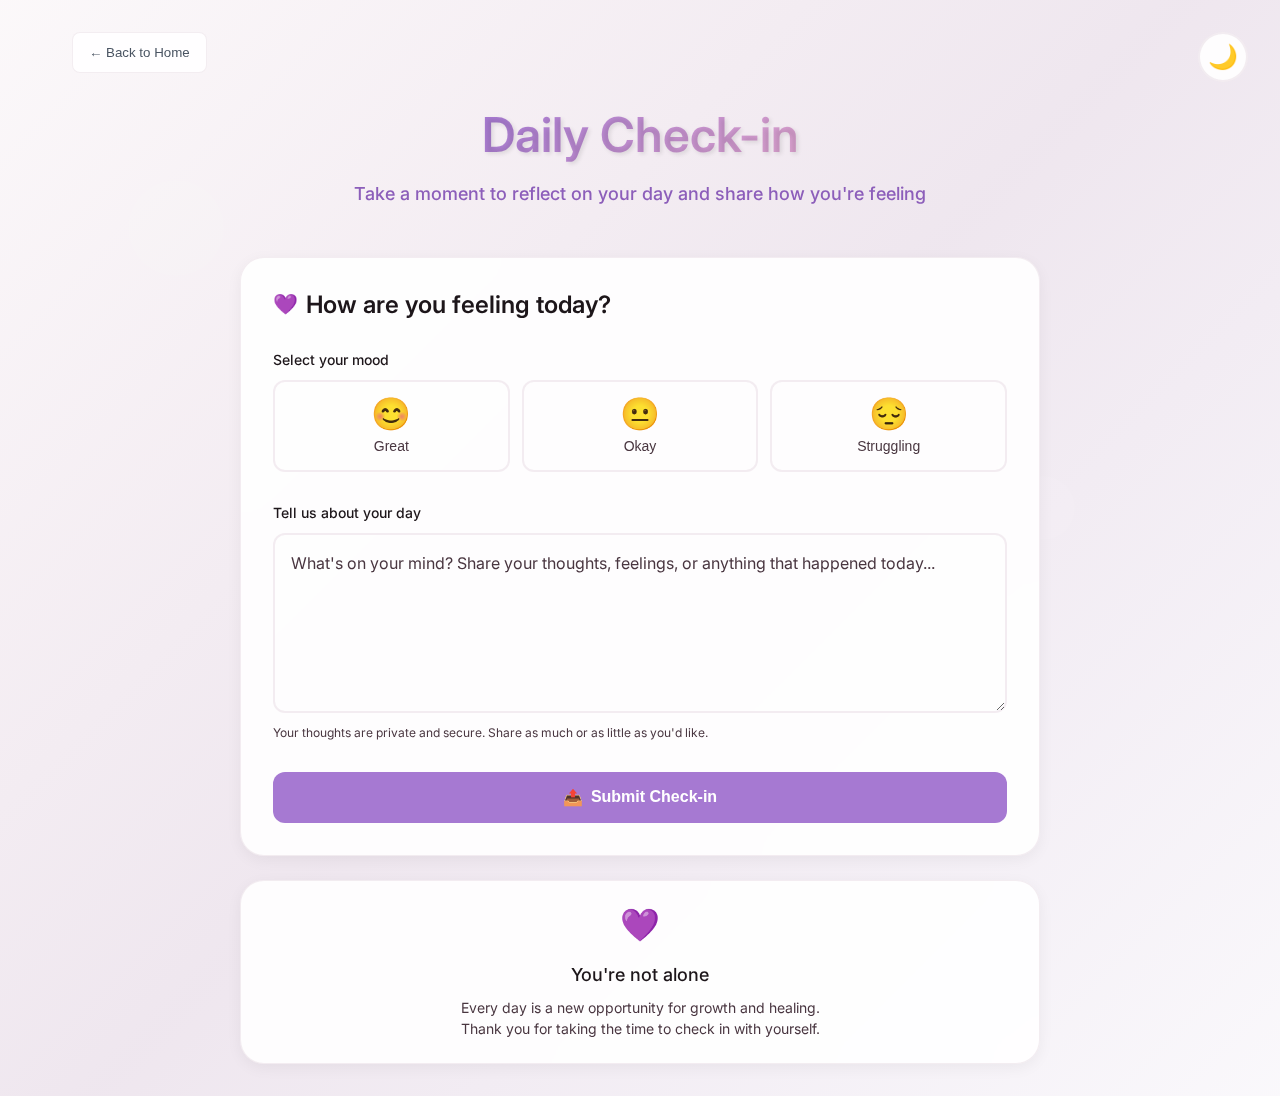
<file: daily-checkin.html>
<!DOCTYPE html>
<html lang="en">
<head>
    <meta charset="UTF-8">
    <meta name="viewport" content="width=device-width, initial-scale=1.0">
    <title>Daily Check-in - Aura</title>
    <link rel="preconnect" href="https://fonts.googleapis.com">
    <link rel="preconnect" href="https://fonts.gstatic.com" crossorigin>
    <link href="https://fonts.googleapis.com/css2?family=Inter:wght@300;400;500;600;700&display=swap" rel="stylesheet">
    <link rel="stylesheet" href="styles.css">
    <link rel="stylesheet" href="checkin.css">
</head>
<body>
    <div class="container">
        <!-- Theme Toggle Button -->
        <button class="theme-toggle" onclick="toggleTheme()">
            <span class="theme-icon">🌙</span>
        </button>

        <!-- Main Content -->
        <div class="main-content">
            <!-- Header -->
            <div class="page-header">
                <button class="back-button" onclick="goBack()">
                    ← Back to Home
                </button>
            </div>

            <div class="checkin-container">
                <div class="checkin-header">
                    <h1 class="page-title">
                        <span class="gradient-text">Daily Check-in</span>
                    </h1>
                    <p class="page-subtitle">Take a moment to reflect on your day and share how you're feeling</p>
                </div>

                <!-- Check-in Form -->
                <div class="checkin-form">
                    <div class="form-card">
                        <div class="card-header">
                            <h2 class="card-title">
                                <span class="heart-icon">💜</span>
                                How are you feeling today?
                            </h2>
                        </div>

                        <div class="form-content">
                            <!-- Mood Selection -->
                            <div class="mood-section">
                                <label class="section-label">Select your mood</label>
                                <div class="mood-grid">
                                    <button class="mood-option" id="great" onclick="selectMood('great')">
                                        <div class="mood-icon great-mood">😊</div>
                                        <span class="mood-label">Great</span>
                                    </button>
                                    <button class="mood-option" id="okay" onclick="selectMood('okay')">
                                        <div class="mood-icon okay-mood">😐</div>
                                        <span class="mood-label">Okay</span>
                                    </button>
                                    <button class="mood-option" id="struggling" onclick="selectMood('struggling')">
                                        <div class="mood-icon struggling-mood">😔</div>
                                        <span class="mood-label">Struggling</span>
                                    </button>
                                </div>
                            </div>

                            <!-- Thoughts Section -->
                            <div class="thoughts-section">
                                <label for="thoughts" class="section-label tell-us-label">Tell us about your day</label>
                                <textarea 
                                    id="thoughts" 
                                    class="thoughts-input"
                                    placeholder="What's on your mind? Share your thoughts, feelings, or anything that happened today..."
                                    rows="6"
                                ></textarea>
                                <p class="privacy-note">
                                    Your thoughts are private and secure. Share as much or as little as you'd like.
                                </p>
                            </div>

                            <!-- Submit Button -->
                            <button class="submit-button" onclick="submitCheckin()">
                                <span class="submit-icon">📤</span>
                                Submit Check-in
                            </button>
                        </div>
                    </div>

                    <!-- Support Message -->
                    <div class="support-card">
                        <div class="support-content">
                            <div class="support-icon">💜</div>
                            <h3 class="support-title">You're not alone</h3>
                            <p class="support-text">
                                Every day is a new opportunity for growth and healing. Thank you for taking the time to check in with yourself.
                            </p>
                        </div>
                    </div>
                </div>
            </div>
        </div>

        <!-- Floating Elements -->
        <div class="floating-elements">
            <div class="floating-circle circle-1"></div>
            <div class="floating-circle circle-2"></div>
        </div>
    </div>

    <script src="script.js"></script>
</body>
</html>
</file>
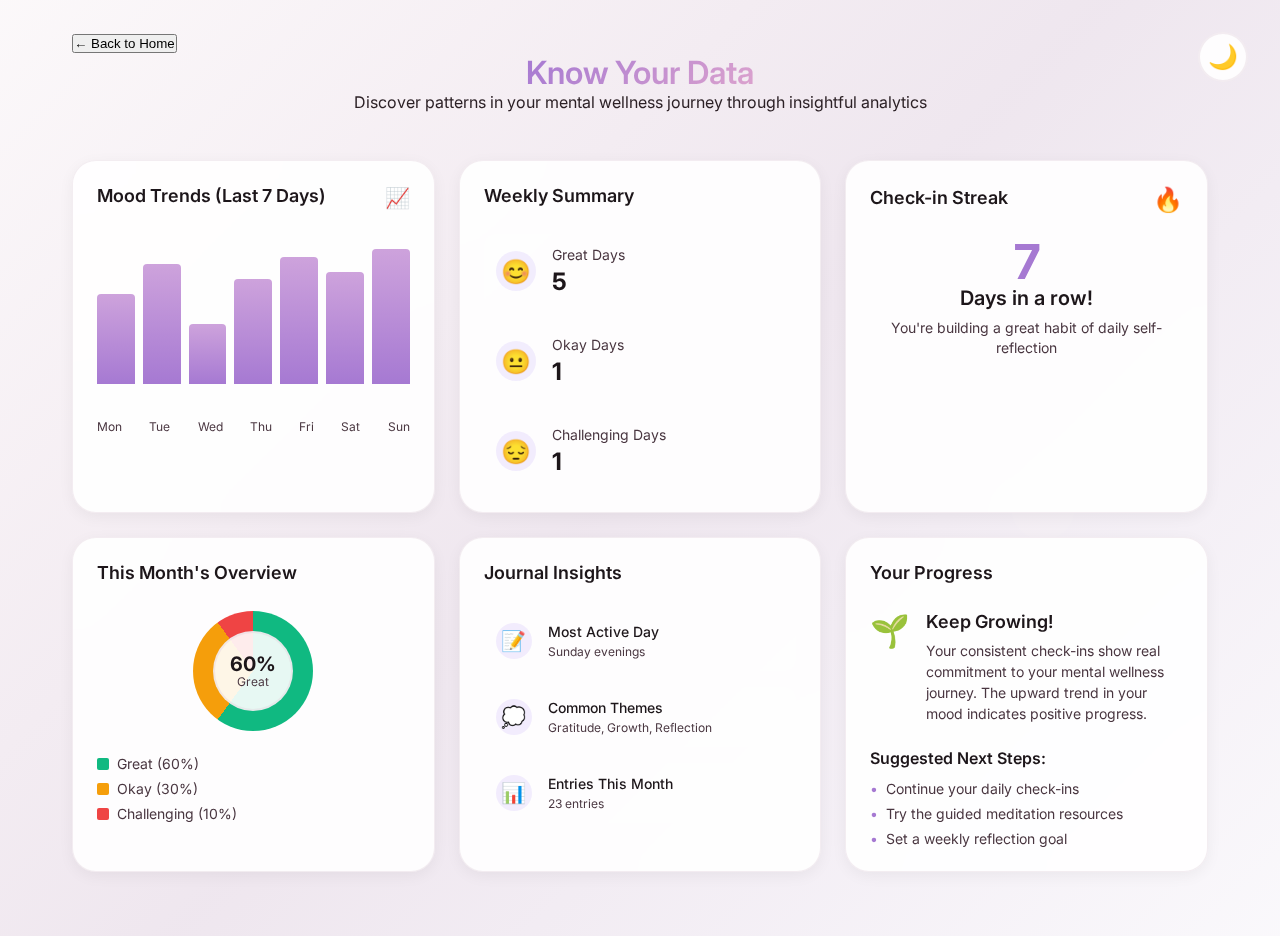
<file: data-insights.html>
<!DOCTYPE html>
<html lang="en">
<head>
    <meta charset="UTF-8">
    <meta name="viewport" content="width=device-width, initial-scale=1.0">
    <title>Data Insights - Aura</title>
    <link rel="preconnect" href="https://fonts.googleapis.com">
    <link rel="preconnect" href="https://fonts.gstatic.com" crossorigin>
    <link href="https://fonts.googleapis.com/css2?family=Inter:wght@300;400;500;600;700&display=swap" rel="stylesheet">
    <link rel="stylesheet" href="styles.css">
    <link rel="stylesheet" href="insights.css">
</head>
<body>
    <div class="container">
        <!-- Theme Toggle Button -->
        <button class="theme-toggle" onclick="toggleTheme()">
            <span class="theme-icon">🌙</span>
        </button>

        <!-- Main Content -->
        <div class="main-content">
            <!-- Header -->
            <div class="page-header">
                <button class="back-button" onclick="goBack()">
                    ← Back to Home
                </button>
            </div>

            <div class="insights-container">
                <div class="insights-header">
                    <h1 class="page-title">
                        <span class="gradient-text">Know Your Data</span>
                    </h1>
                    <p class="page-subtitle">Discover patterns in your mental wellness journey through insightful analytics</p>
                </div>

                <!-- Dashboard Grid -->
                <div class="dashboard-grid">
                    <!-- Mood Trends Chart -->
                    <div class="chart-card">
                        <div class="card-header">
                            <h3 class="card-title">Mood Trends (Last 7 Days)</h3>
                            <span class="trend-indicator positive">📈</span>
                        </div>
                        <div class="chart-container">
                            <div class="mock-chart">
                                <div class="chart-bars">
                                    <div class="bar" style="height: 60%" data-day="Mon" data-mood="okay"></div>
                                    <div class="bar" style="height: 80%" data-day="Tue" data-mood="great"></div>
                                    <div class="bar" style="height: 40%" data-day="Wed" data-mood="struggling"></div>
                                    <div class="bar" style="height: 70%" data-day="Thu" data-mood="great"></div>
                                    <div class="bar" style="height: 85%" data-day="Fri" data-mood="great"></div>
                                    <div class="bar" style="height: 75%" data-day="Sat" data-mood="great"></div>
                                    <div class="bar" style="height: 90%" data-day="Sun" data-mood="great"></div>
                                </div>
                                <div class="chart-labels">
                                    <span>Mon</span>
                                    <span>Tue</span>
                                    <span>Wed</span>
                                    <span>Thu</span>
                                    <span>Fri</span>
                                    <span>Sat</span>
                                    <span>Sun</span>
                                </div>
                            </div>
                        </div>
                    </div>

                    <!-- Weekly Summary -->
                    <div class="summary-card">
                        <div class="card-header">
                            <h3 class="card-title">Weekly Summary</h3>
                        </div>
                        <div class="summary-content">
                            <div class="summary-item">
                                <div class="summary-icon">😊</div>
                                <div class="summary-details">
                                    <span class="summary-label">Great Days</span>
                                    <span class="summary-value">5</span>
                                </div>
                            </div>
                            <div class="summary-item">
                                <div class="summary-icon">😐</div>
                                <div class="summary-details">
                                    <span class="summary-label">Okay Days</span>
                                    <span class="summary-value">1</span>
                                </div>
                            </div>
                            <div class="summary-item">
                                <div class="summary-icon">😔</div>
                                <div class="summary-details">
                                    <span class="summary-label">Challenging Days</span>
                                    <span class="summary-value">1</span>
                                </div>
                            </div>
                        </div>
                    </div>

                    <!-- Check-in Frequency -->
                    <div class="frequency-card">
                        <div class="card-header">
                            <h3 class="card-title">Check-in Streak</h3>
                            <span class="streak-fire">🔥</span>
                        </div>
                        <div class="frequency-content">
                            <div class="streak-number">7</div>
                            <div class="streak-text">Days in a row!</div>
                            <div class="streak-description">
                                You're building a great habit of daily self-reflection
                            </div>
                        </div>
                    </div>

                    <!-- Mood Distribution -->
                    <div class="distribution-card">
                        <div class="card-header">
                            <h3 class="card-title">This Month's Overview</h3>
                        </div>
                        <div class="distribution-content">
                            <div class="mood-ring">
                                <div class="ring-segment great-segment" style="--percentage: 60%"></div>
                                <div class="ring-segment okay-segment" style="--percentage: 30%"></div>
                                <div class="ring-segment struggling-segment" style="--percentage: 10%"></div>
                                <div class="ring-center">
                                    <span class="ring-percentage">60%</span>
                                    <span class="ring-label">Great</span>
                                </div>
                            </div>
                            <div class="distribution-legend">
                                <div class="legend-item">
                                    <div class="legend-color great-color"></div>
                                    <span>Great (60%)</span>
                                </div>
                                <div class="legend-item">
                                    <div class="legend-color okay-color"></div>
                                    <span>Okay (30%)</span>
                                </div>
                                <div class="legend-item">
                                    <div class="legend-color struggling-color"></div>
                                    <span>Challenging (10%)</span>
                                </div>
                            </div>
                        </div>
                    </div>

                    <!-- Journal Insights -->
                    <div class="journal-insights-card">
                        <div class="card-header">
                            <h3 class="card-title">Journal Insights</h3>
                        </div>
                        <div class="insights-content">
                            <div class="insight-item">
                                <div class="insight-icon">📝</div>
                                <div class="insight-text">
                                    <div class="insight-title">Most Active Day</div>
                                    <div class="insight-detail">Sunday evenings</div>
                                </div>
                            </div>
                            <div class="insight-item">
                                <div class="insight-icon">💭</div>
                                <div class="insight-text">
                                    <div class="insight-title">Common Themes</div>
                                    <div class="insight-detail">Gratitude, Growth, Reflection</div>
                                </div>
                            </div>
                            <div class="insight-item">
                                <div class="insight-icon">📊</div>
                                <div class="insight-text">
                                    <div class="insight-title">Entries This Month</div>
                                    <div class="insight-detail">23 entries</div>
                                </div>
                            </div>
                        </div>
                    </div>

                    <!-- Progress Card -->
                    <div class="progress-card">
                        <div class="card-header">
                            <h3 class="card-title">Your Progress</h3>
                        </div>
                        <div class="progress-content">
                            <div class="progress-message">
                                <div class="progress-icon">🌱</div>
                                <div class="progress-text">
                                    <h4>Keep Growing!</h4>
                                    <p>Your consistent check-ins show real commitment to your mental wellness journey. 
                                    The upward trend in your mood indicates positive progress.</p>
                                </div>
                            </div>
                            <div class="next-steps">
                                <h5>Suggested Next Steps:</h5>
                                <ul>
                                    <li>Continue your daily check-ins</li>
                                    <li>Try the guided meditation resources</li>
                                    <li>Set a weekly reflection goal</li>
                                </ul>
                            </div>
                        </div>
                    </div>
                </div>
            </div>
        </div>

        <!-- Floating Elements -->
        <div class="floating-elements">
            <div class="floating-circle circle-1"></div>
            <div class="floating-circle circle-2"></div>
        </div>
    </div>

    <script src="script.js"></script>
</body>
</html>
</file>
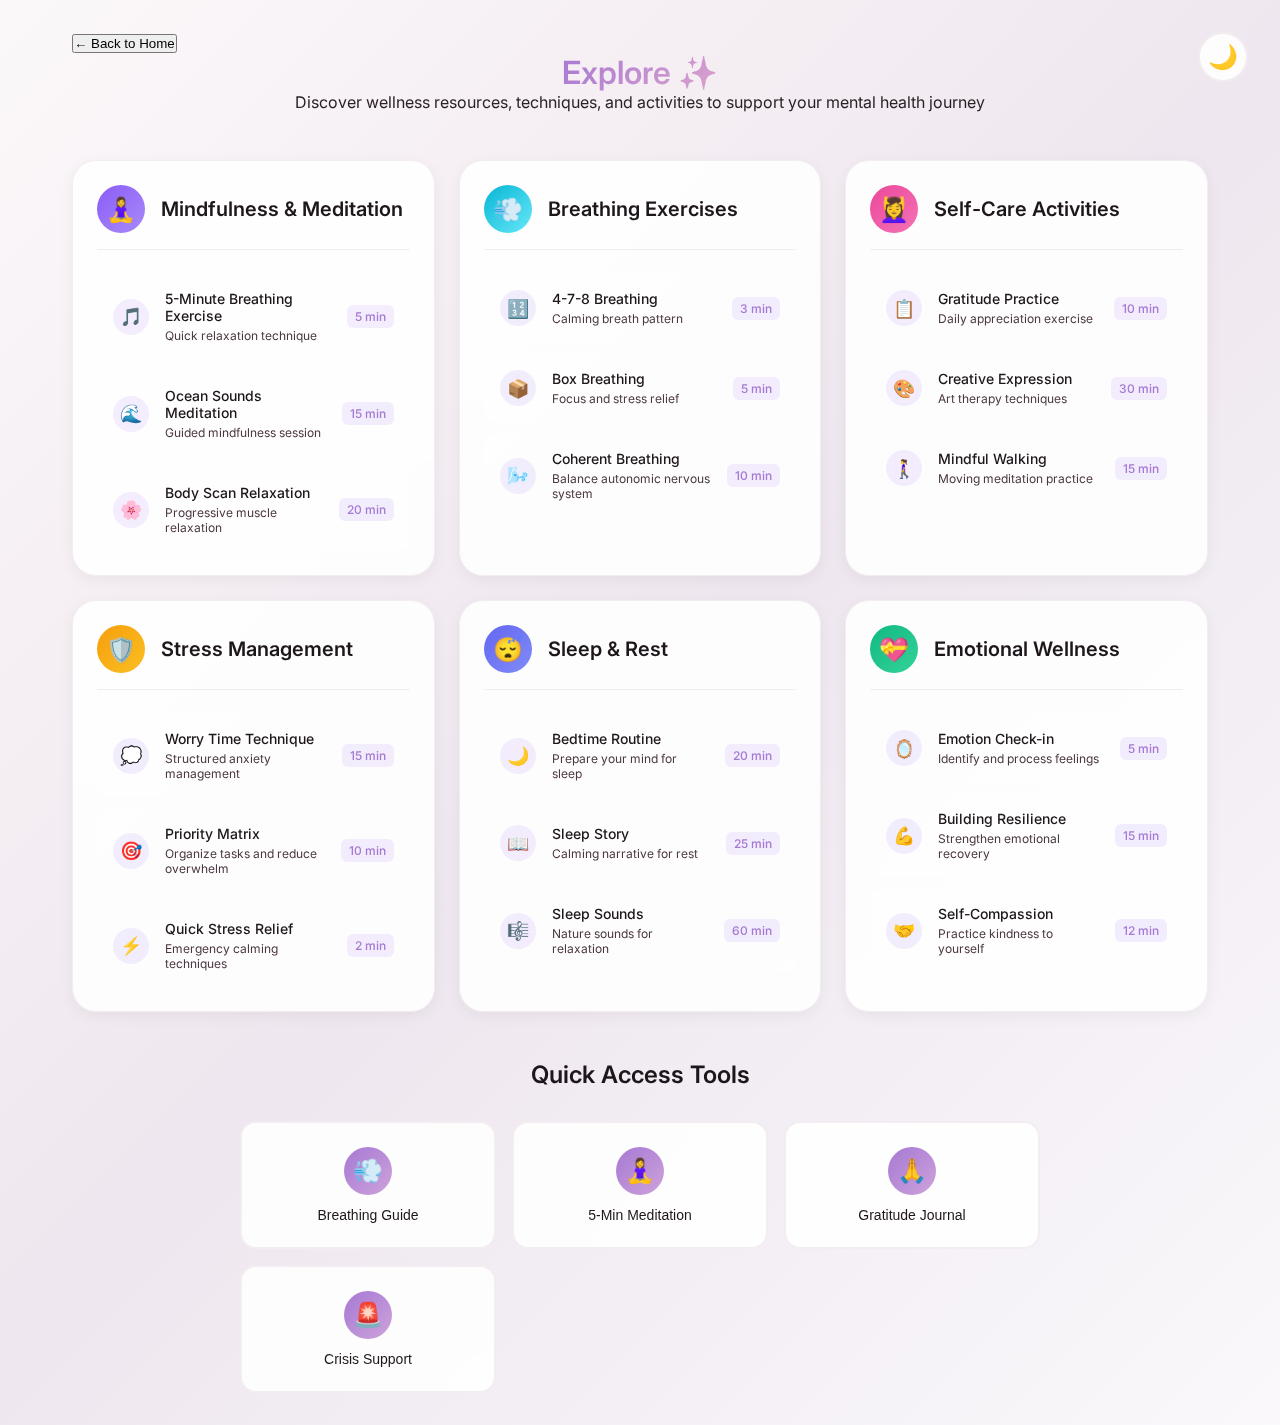
<file: explore.html>
<!DOCTYPE html>
<html lang="en">
<head>
    <meta charset="UTF-8">
    <meta name="viewport" content="width=device-width, initial-scale=1.0">
    <title>Explore - Aura</title>
    <link rel="preconnect" href="https://fonts.googleapis.com">
    <link rel="preconnect" href="https://fonts.gstatic.com" crossorigin>
    <link href="https://fonts.googleapis.com/css2?family=Inter:wght@300;400;500;600;700&display=swap" rel="stylesheet">
    <link rel="stylesheet" href="styles.css">
    <link rel="stylesheet" href="explore.css">
</head>
<body>
    <div class="container">
        <!-- Theme Toggle Button -->
        <button class="theme-toggle" onclick="toggleTheme()">
            <span class="theme-icon">🌙</span>
        </button>

        <!-- Main Content -->
        <div class="main-content">
            <!-- Header -->
            <div class="page-header">
                <button class="back-button" onclick="goBack()">
                    ← Back to Home
                </button>
            </div>

            <div class="explore-container">
                <div class="explore-header">
                    <h1 class="page-title">
                        <span class="gradient-text">Explore ✨</span>
                    </h1>
                    <p class="page-subtitle">Discover wellness resources, techniques, and activities to support your mental health journey</p>
                </div>

                <!-- Categories -->
                <div class="categories-grid">
                    <!-- Mindfulness & Meditation -->
                    <div class="category-card">
                        <div class="category-header">
                            <div class="category-icon meditation-icon">🧘‍♀️</div>
                            <h3 class="category-title">Mindfulness & Meditation</h3>
                        </div>
                        <div class="resources-list">
                            <div class="resource-item">
                                <div class="resource-icon">🎵</div>
                                <div class="resource-info">
                                    <div class="resource-title">5-Minute Breathing Exercise</div>
                                    <div class="resource-description">Quick relaxation technique</div>
                                </div>
                                <div class="resource-duration">5 min</div>
                            </div>
                            <div class="resource-item">
                                <div class="resource-icon">🌊</div>
                                <div class="resource-info">
                                    <div class="resource-title">Ocean Sounds Meditation</div>
                                    <div class="resource-description">Guided mindfulness session</div>
                                </div>
                                <div class="resource-duration">15 min</div>
                            </div>
                            <div class="resource-item">
                                <div class="resource-icon">🌸</div>
                                <div class="resource-info">
                                    <div class="resource-title">Body Scan Relaxation</div>
                                    <div class="resource-description">Progressive muscle relaxation</div>
                                </div>
                                <div class="resource-duration">20 min</div>
                            </div>
                        </div>
                    </div>

                    <!-- Breathing Exercises -->
                    <div class="category-card">
                        <div class="category-header">
                            <div class="category-icon breathing-icon">💨</div>
                            <h3 class="category-title">Breathing Exercises</h3>
                        </div>
                        <div class="resources-list">
                            <div class="resource-item">
                                <div class="resource-icon">🔢</div>
                                <div class="resource-info">
                                    <div class="resource-title">4-7-8 Breathing</div>
                                    <div class="resource-description">Calming breath pattern</div>
                                </div>
                                <div class="resource-duration">3 min</div>
                            </div>
                            <div class="resource-item">
                                <div class="resource-icon">📦</div>
                                <div class="resource-info">
                                    <div class="resource-title">Box Breathing</div>
                                    <div class="resource-description">Focus and stress relief</div>
                                </div>
                                <div class="resource-duration">5 min</div>
                            </div>
                            <div class="resource-item">
                                <div class="resource-icon">🌬️</div>
                                <div class="resource-info">
                                    <div class="resource-title">Coherent Breathing</div>
                                    <div class="resource-description">Balance autonomic nervous system</div>
                                </div>
                                <div class="resource-duration">10 min</div>
                            </div>
                        </div>
                    </div>

                    <!-- Self-Care Activities -->
                    <div class="category-card">
                        <div class="category-header">
                            <div class="category-icon selfcare-icon">💆‍♀️</div>
                            <h3 class="category-title">Self-Care Activities</h3>
                        </div>
                        <div class="resources-list">
                            <div class="resource-item">
                                <div class="resource-icon">📋</div>
                                <div class="resource-info">
                                    <div class="resource-title">Gratitude Practice</div>
                                    <div class="resource-description">Daily appreciation exercise</div>
                                </div>
                                <div class="resource-duration">10 min</div>
                            </div>
                            <div class="resource-item">
                                <div class="resource-icon">🎨</div>
                                <div class="resource-info">
                                    <div class="resource-title">Creative Expression</div>
                                    <div class="resource-description">Art therapy techniques</div>
                                </div>
                                <div class="resource-duration">30 min</div>
                            </div>
                            <div class="resource-item">
                                <div class="resource-icon">🚶‍♀️</div>
                                <div class="resource-info">
                                    <div class="resource-title">Mindful Walking</div>
                                    <div class="resource-description">Moving meditation practice</div>
                                </div>
                                <div class="resource-duration">15 min</div>
                            </div>
                        </div>
                    </div>

                    <!-- Stress Management -->
                    <div class="category-card">
                        <div class="category-header">
                            <div class="category-icon stress-icon">🛡️</div>
                            <h3 class="category-title">Stress Management</h3>
                        </div>
                        <div class="resources-list">
                            <div class="resource-item">
                                <div class="resource-icon">💭</div>
                                <div class="resource-info">
                                    <div class="resource-title">Worry Time Technique</div>
                                    <div class="resource-description">Structured anxiety management</div>
                                </div>
                                <div class="resource-duration">15 min</div>
                            </div>
                            <div class="resource-item">
                                <div class="resource-icon">🎯</div>
                                <div class="resource-info">
                                    <div class="resource-title">Priority Matrix</div>
                                    <div class="resource-description">Organize tasks and reduce overwhelm</div>
                                </div>
                                <div class="resource-duration">10 min</div>
                            </div>
                            <div class="resource-item">
                                <div class="resource-icon">⚡</div>
                                <div class="resource-info">
                                    <div class="resource-title">Quick Stress Relief</div>
                                    <div class="resource-description">Emergency calming techniques</div>
                                </div>
                                <div class="resource-duration">2 min</div>
                            </div>
                        </div>
                    </div>

                    <!-- Sleep & Rest -->
                    <div class="category-card">
                        <div class="category-header">
                            <div class="category-icon sleep-icon">😴</div>
                            <h3 class="category-title">Sleep & Rest</h3>
                        </div>
                        <div class="resources-list">
                            <div class="resource-item">
                                <div class="resource-icon">🌙</div>
                                <div class="resource-info">
                                    <div class="resource-title">Bedtime Routine</div>
                                    <div class="resource-description">Prepare your mind for sleep</div>
                                </div>
                                <div class="resource-duration">20 min</div>
                            </div>
                            <div class="resource-item">
                                <div class="resource-icon">📖</div>
                                <div class="resource-info">
                                    <div class="resource-title">Sleep Story</div>
                                    <div class="resource-description">Calming narrative for rest</div>
                                </div>
                                <div class="resource-duration">25 min</div>
                            </div>
                            <div class="resource-item">
                                <div class="resource-icon">🎼</div>
                                <div class="resource-info">
                                    <div class="resource-title">Sleep Sounds</div>
                                    <div class="resource-description">Nature sounds for relaxation</div>
                                </div>
                                <div class="resource-duration">60 min</div>
                            </div>
                        </div>
                    </div>

                    <!-- Emotional Wellness -->
                    <div class="category-card">
                        <div class="category-header">
                            <div class="category-icon emotional-icon">💝</div>
                            <h3 class="category-title">Emotional Wellness</h3>
                        </div>
                        <div class="resources-list">
                            <div class="resource-item">
                                <div class="resource-icon">🪞</div>
                                <div class="resource-info">
                                    <div class="resource-title">Emotion Check-in</div>
                                    <div class="resource-description">Identify and process feelings</div>
                                </div>
                                <div class="resource-duration">5 min</div>
                            </div>
                            <div class="resource-item">
                                <div class="resource-icon">💪</div>
                                <div class="resource-info">
                                    <div class="resource-title">Building Resilience</div>
                                    <div class="resource-description">Strengthen emotional recovery</div>
                                </div>
                                <div class="resource-duration">15 min</div>
                            </div>
                            <div class="resource-item">
                                <div class="resource-icon">🤝</div>
                                <div class="resource-info">
                                    <div class="resource-title">Self-Compassion</div>
                                    <div class="resource-description">Practice kindness to yourself</div>
                                </div>
                                <div class="resource-duration">12 min</div>
                            </div>
                        </div>
                    </div>
                </div>

                <!-- Quick Access Tools -->
                <div class="quick-tools">
                    <h2 class="tools-title">Quick Access Tools</h2>
                    <div class="tools-grid">
                        <button class="tool-button breathing-tool">
                            <div class="tool-icon">💨</div>
                            <span>Breathing Guide</span>
                        </button>
                        <button class="tool-button meditation-tool">
                            <div class="tool-icon">🧘‍♀️</div>
                            <span>5-Min Meditation</span>
                        </button>
                        <button class="tool-button gratitude-tool">
                            <div class="tool-icon">🙏</div>
                            <span>Gratitude Journal</span>
                        </button>
                        <button class="tool-button emergency-tool">
                            <div class="tool-icon">🚨</div>
                            <span>Crisis Support</span>
                        </button>
                    </div>
                </div>
            </div>
        </div>

        <!-- Floating Elements -->
        <div class="floating-elements">
            <div class="floating-circle circle-1"></div>
            <div class="floating-circle circle-2"></div>
        </div>
    </div>

    <script src="script.js"></script>
</body>
</html>
</file>
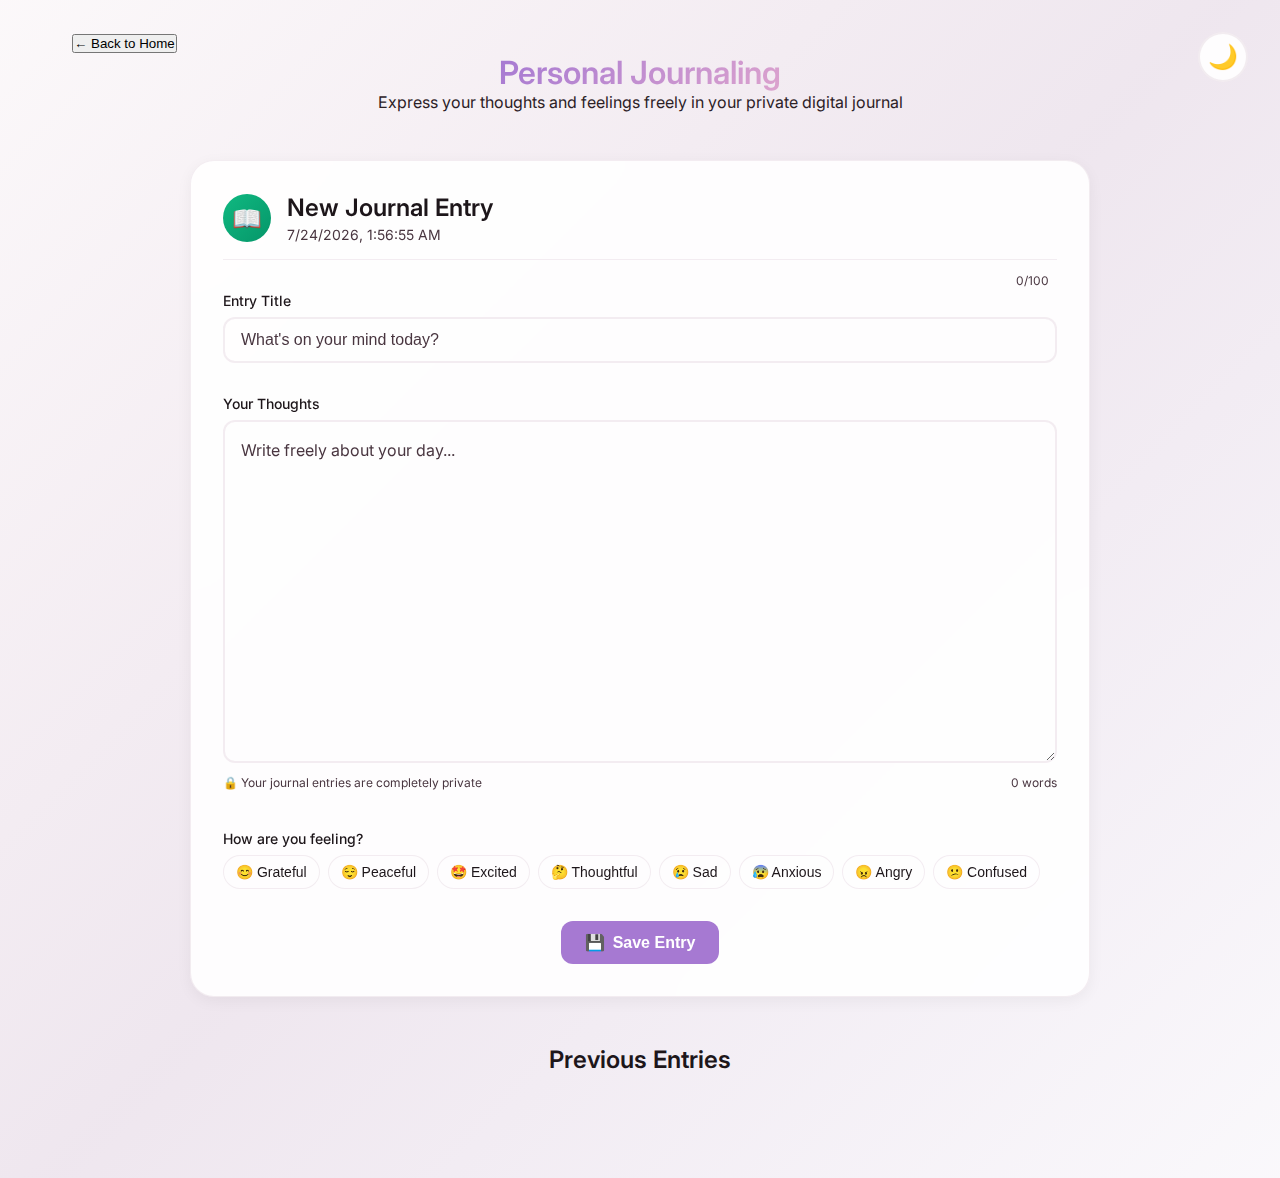
<file: journaling.html>
<!DOCTYPE html>
<html lang="en">
<head>
  <meta charset="UTF-8">
  <meta name="viewport" content="width=device-width, initial-scale=1.0">
  <title>Personal Journaling - Aura</title>
  <link rel="preconnect" href="https://fonts.googleapis.com">
  <link rel="preconnect" href="https://fonts.gstatic.com" crossorigin>
  <link href="https://fonts.googleapis.com/css2?family=Inter:wght@300;400;500;600;700&display=swap" rel="stylesheet">
  <link rel="stylesheet" href="styles.css">
  <link rel="stylesheet" href="journaling.css">
</head>
<body>
  <div class="container">
    <!-- Theme Toggle Button -->
    <button class="theme-toggle" onclick="toggleTheme()">
      <span class="theme-icon">🌙</span>
    </button>

    <div class="main-content">
      <!-- Header -->
      <div class="page-header">
        <button class="back-button" onclick="goBack()">← Back to Home</button>
      </div>

      <div class="journaling-container">
        <div class="journaling-header">
          <h1 class="page-title"><span class="gradient-text">Personal Journaling</span></h1>
          <p class="page-subtitle">Express your thoughts and feelings freely in your private digital journal</p>
        </div>

        <!-- Journal Entry Form -->
        <div class="journal-form">
          <div class="form-card">
            <div class="form-header">
              <div class="journal-icon">📖</div>
              <div class="entry-info">
                <h2 class="form-title">New Journal Entry</h2>
                <div class="entry-date" id="current-date"></div>
              </div>
            </div>

            <div class="form-content">
              <div class="title-section">
                <label for="journal-title" class="field-label">Entry Title</label>
                <input type="text" id="journal-title" class="title-input" placeholder="What's on your mind today?" maxlength="100">
                <div class="title-counter">0/100</div>
              </div>

              <div class="content-section">
                <label for="journal-content" class="field-label">Your Thoughts</label>
                <textarea id="journal-content" class="content-textarea" placeholder="Write freely about your day..." rows="12"></textarea>
                <div class="content-info">
                  <span class="privacy-note">🔒 Your journal entries are completely private</span>
                  <span class="word-count">0 words</span>
                </div>
              </div>

              <div class="mood-tag-section">
                <label class="field-label">How are you feeling?</label>
                <div class="mood-tags">
                  <button class="mood-tag" data-mood="grateful">😊 Grateful</button>
                  <button class="mood-tag" data-mood="peaceful">😌 Peaceful</button>
                  <button class="mood-tag" data-mood="excited">🤩 Excited</button>
                  <button class="mood-tag" data-mood="thoughtful">🤔 Thoughtful</button>
                  <button class="mood-tag" data-mood="sad">😢 Sad</button>
                  <button class="mood-tag" data-mood="anxious">😰 Anxious</button>
                  <button class="mood-tag" data-mood="angry">😠 Angry</button>
                  <button class="mood-tag" data-mood="confused">😕 Confused</button>
                </div>
              </div>

              <div class="action-buttons">
                <button class="save-button" onclick="submitJournalEntry()"><span class="save-icon">💾</span>Save Entry</button>
              </div>
            </div>
          </div>
        </div>

        <!-- Previous Entries -->
        <div class="previous-entries">
          <h3 class="entries-title">Previous Entries</h3>
          <div class="entries-list"><!-- Populated by JS --></div>
        </div>
      </div>
    </div>
  </div>

  <script>
    // Set current date
    document.addEventListener('DOMContentLoaded', () => {
      const dateElement = document.getElementById('current-date');
      if (dateElement) {
        const now = new Date();
        dateElement.textContent = now.toLocaleString();
      }
    });

    // Character count
    const titleInput = document.getElementById('journal-title');
    const titleCounter = document.querySelector('.title-counter');
    if (titleInput && titleCounter) {
      titleInput.addEventListener('input', () => {
        const count = titleInput.value.length;
        titleCounter.textContent = `${count}/100`;
      });
    }

    const contentTextarea = document.getElementById('journal-content');
    const wordCount = document.querySelector('.word-count');
    if (contentTextarea && wordCount) {
      contentTextarea.addEventListener('input', () => {
        const words = contentTextarea.value.trim().split(/\s+/).filter(Boolean);
        wordCount.textContent = `${words.length} words`;
      });
    }

    // Mood tag selection
    document.addEventListener('click', (e) => {
      if (e.target.classList.contains('mood-tag')) {
        document.querySelectorAll('.mood-tag').forEach(tag => tag.classList.remove('selected'));
        e.target.classList.add('selected');
      }
    });

    // Submit entry
    async function submitJournalEntry() {
      const title = document.getElementById("journal-title").value;
      const content = document.getElementById("journal-content").value;
      const moodTag = document.querySelector(".mood-tag.selected");
      const mood = moodTag ? moodTag.dataset.mood : "unspecified";

      if (!content.trim()) {
        alert("Please write something before saving.");
        return;
      }

      await fetch("http://127.0.0.1:5000/add_entry", {
        method: "POST",
        headers: { "Content-Type": "application/json" },
        body: JSON.stringify({ title, content, mood })
      });

      loadEntries();

      document.getElementById("journal-title").value = "";
      document.getElementById("journal-content").value = "";
      document.querySelectorAll(".mood-tag").forEach(tag => tag.classList.remove("selected"));
    }

    // Load entries
    async function loadEntries() {
      const res = await fetch("http://127.0.0.1:5000/get_entries");
      const entries = await res.json();

      const entriesList = document.querySelector(".entries-list");
      entriesList.innerHTML = "";

      if (entries.length === 0) {
        entriesList.innerHTML = "<p>No past entries yet. Start journaling!</p>";
        return;
      }

      entries.forEach(e => {
        const card = document.createElement("div");
        card.className = "entry-card";
        card.innerHTML = `
          <div class="entry-header">
            <div class="entry-title-prev">${e.title}</div>
            <div class="entry-date-prev">${e.timestamp}</div>
          </div>
          <div class="entry-preview">${e.content}</div>
          <div class="entry-mood">
            <span class="mood-indicator ${e.mood}">${e.mood}</span>
          </div>
        `;
        entriesList.appendChild(card);
      });
    }

    document.addEventListener("DOMContentLoaded", loadEntries);
  </script>
</body>
</html>
</file>
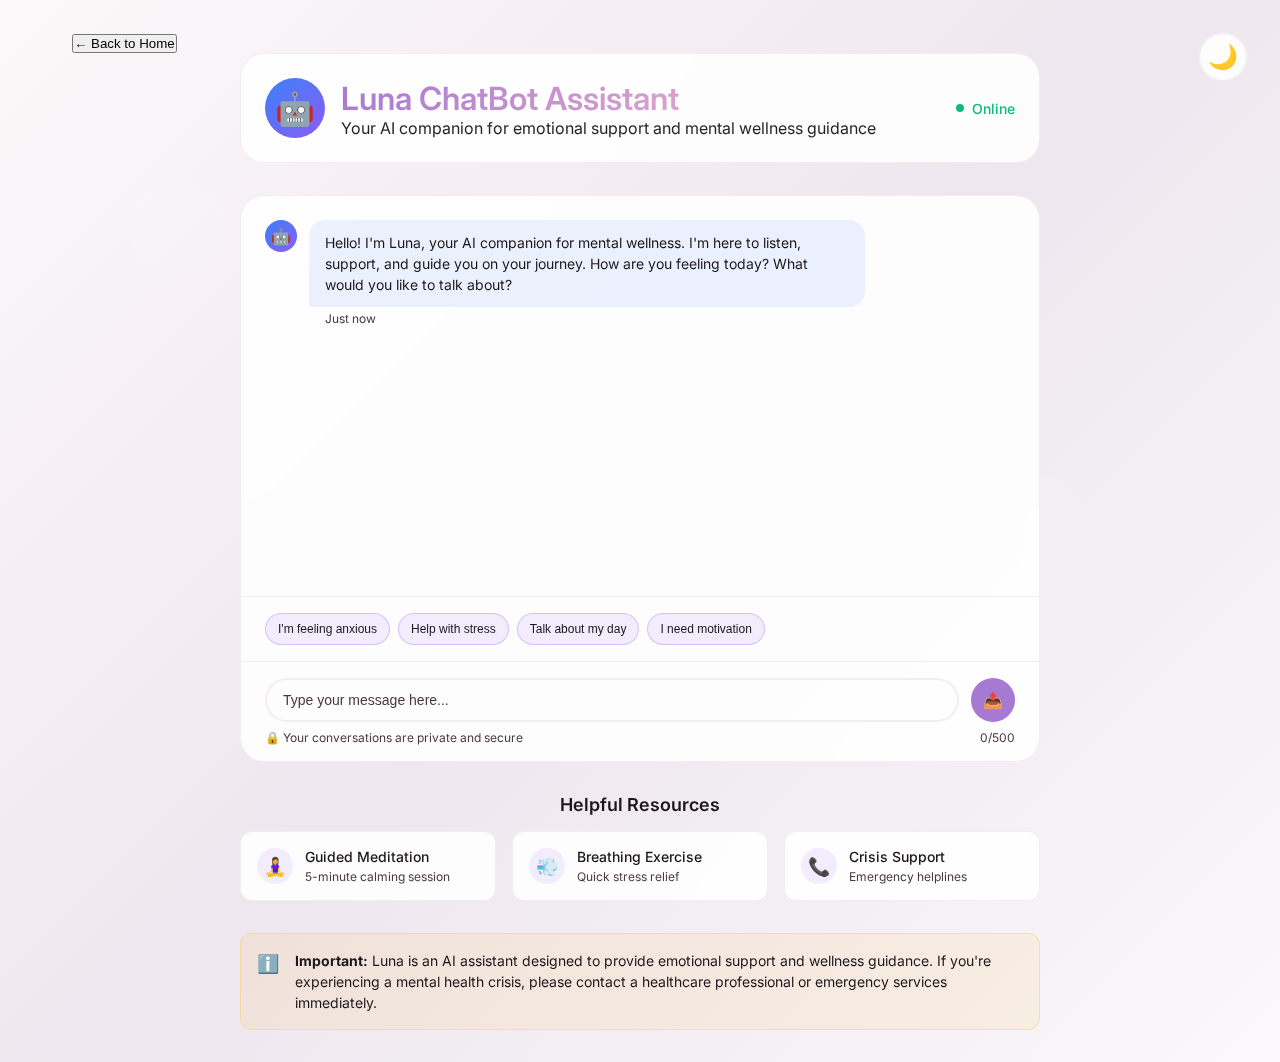
<file: luna-chatbot.html>
<!DOCTYPE html>
<html lang="en">
<head>
    <meta charset="UTF-8">
    <meta name="viewport" content="width=device-width, initial-scale=1.0">
    <title>Luna ChatBot - Aura</title>
    <link rel="preconnect" href="https://fonts.googleapis.com">
    <link rel="preconnect" href="https://fonts.gstatic.com" crossorigin>
    <link href="https://fonts.googleapis.com/css2?family=Inter:wght@300;400;500;600;700&display=swap" rel="stylesheet">
    <link rel="stylesheet" href="styles.css">
    <link rel="stylesheet" href="chatbot.css">
</head>
<body>
    <div class="container">
        <!-- Theme Toggle Button -->
        <button class="theme-toggle" onclick="toggleTheme()">
            <span class="theme-icon">🌙</span>
        </button>

        <!-- Main Content -->
        <div class="main-content">
            <!-- Header -->
            <div class="page-header">
                <button class="back-button" onclick="goBack()">
                    ← Back to Home
                </button>
            </div>

            <div class="chatbot-container">
                <div class="chatbot-header">
                    <div class="luna-avatar">🤖</div>
                    <div class="luna-info">
                        <h1 class="page-title">
                            <span class="gradient-text">Luna ChatBot Assistant</span>
                        </h1>
                        <p class="page-subtitle">Your AI companion for emotional support and mental wellness guidance</p>
                    </div>
                    <div class="status-indicator">
                        <div class="status-dot"></div>
                        <span class="status-text">Online</span>
                    </div>
                </div>

                <!-- Chat Interface -->
                <div class="chat-interface">
                    <div class="chat-messages" id="chat-messages">
                        <!-- Welcome Message -->
                        <div class="message bot-message">
                            <div class="message-avatar">🤖</div>
                            <div class="message-content">
                                <div class="message-text">
                                    Hello! I'm Luna, your AI companion for mental wellness. I'm here to listen, support, and guide you on your journey. 
                                    How are you feeling today? What would you like to talk about?
                                </div>
                                <div class="message-time">Just now</div>
                            </div>
                        </div>
                    </div>

                    <!-- Quick Suggestions -->
                    <div class="quick-suggestions">
                        <button class="suggestion-btn" onclick="sendQuickMessage('I\'m feeling anxious today')">
                            I'm feeling anxious
                        </button>
                        <button class="suggestion-btn" onclick="sendQuickMessage('I need help with stress')">
                            Help with stress
                        </button>
                        <button class="suggestion-btn" onclick="sendQuickMessage('I want to talk about my day')">
                            Talk about my day
                        </button>
                        <button class="suggestion-btn" onclick="sendQuickMessage('I need motivation')">
                            I need motivation
                        </button>
                    </div>

                    <!-- Chat Input -->
                    <div class="chat-input-area">
                        <div class="input-container">
                            <input 
                                type="text" 
                                id="chat-input" 
                                class="chat-input" 
                                placeholder="Type your message here..."
                                maxlength="500"
                            >
                            <button class="send-button" onclick="sendMessage()">
                                <span class="send-icon">📤</span>
                            </button>
                        </div>
                        <div class="input-info">
                            <span class="privacy-note">🔒 Your conversations are private and secure</span>
                            <span class="character-count">0/500</span>
                        </div>
                    </div>
                </div>

                <!-- Helpful Resources -->
                <div class="resources-section">
                    <h3 class="resources-title">Helpful Resources</h3>
                    <div class="resources-grid">
                        <div class="resource-card">
                            <div class="resource-icon">🧘‍♀️</div>
                            <div class="resource-text">
                                <div class="resource-title">Guided Meditation</div>
                                <div class="resource-desc">5-minute calming session</div>
                            </div>
                        </div>
                        <div class="resource-card">
                            <div class="resource-icon">💨</div>
                            <div class="resource-text">
                                <div class="resource-title">Breathing Exercise</div>
                                <div class="resource-desc">Quick stress relief</div>
                            </div>
                        </div>
                        <div class="resource-card">
                            <div class="resource-icon">📞</div>
                            <div class="resource-text">
                                <div class="resource-title">Crisis Support</div>
                                <div class="resource-desc">Emergency helplines</div>
                            </div>
                        </div>
                    </div>
                </div>

                <!-- Disclaimer -->
                <div class="disclaimer">
                    <div class="disclaimer-icon">ℹ️</div>
                    <div class="disclaimer-text">
                        <strong>Important:</strong> Luna is an AI assistant designed to provide emotional support and wellness guidance. 
                        If you're experiencing a mental health crisis, please contact a healthcare professional or emergency services immediately.
                    </div>
                </div>
            </div>
        </div>

        <!-- Floating Elements -->
        <div class="floating-elements">
            <div class="floating-circle circle-1"></div>
            <div class="floating-circle circle-2"></div>
        </div>
    </div>

    <script src="script.js"></script>
    <script>
        // Character counter
        const chatInput = document.getElementById('chat-input');
        const characterCount = document.querySelector('.character-count');
        
        if (chatInput && characterCount) {
            chatInput.addEventListener('input', () => {
                const count = chatInput.value.length;
                characterCount.textContent = `${count}/500`;
                
                if (count > 450) {
                    characterCount.style.color = '#ef4444';
                } else {
                    characterCount.style.color = 'var(--muted-foreground)';
                }
            });
        }
        
        // Quick message function
        function sendQuickMessage(message) {
            const input = document.getElementById('chat-input');
            if (input) {
                input.value = message;
                sendMessage();
            }
        }
    </script>
</body>
</html>
</file>
<file: styles.css>
/* CSS Variables for Light Mode */
:root {
  --background: hsl(330, 30%, 98%);
  --foreground: hsl(330, 15%, 15%);
  --card: hsla(0, 0%, 100%, 0.9);
  --card-foreground: hsl(330, 15%, 10%);
  --primary: hsl(270, 50%, 65%);
  --primary-foreground: hsl(0, 0%, 100%);
  --secondary: hsl(315, 40%, 85%);
  --muted-foreground: hsl(330, 15%, 25%);
  --border: hsla(315, 20%, 85%, 0.4);
  --accent: hsl(285, 45%, 75%);
}

/* Dark Mode Variables */
[data-theme="dark"] {
  --background: hsl(330, 15%, 8%);
  --foreground: hsl(330, 10%, 90%);
  --card: hsla(330, 15%, 12%, 0.8);
  --card-foreground: hsl(330, 10%, 85%);
  --primary: hsl(270, 50%, 65%);
  --muted-foreground: hsl(330, 10%, 60%);
  --border: hsla(315, 15%, 25%, 0.4);
  --accent: hsl(285, 45%, 45%);
}

/* Reset and Base Styles */
* {
  margin: 0;
  padding: 0;
  box-sizing: border-box;
}

body {
  font-family: 'Inter', sans-serif;
  background: var(--background);
  color: var(--foreground);
  min-height: 100vh;
  overflow-x: hidden;
  transition: all 0.3s ease;
}

/* Background */
.container {
  min-height: 100vh;
  position: relative;
  background: linear-gradient(135deg, 
    hsl(330, 30%, 98%) 0%, 
    hsl(315, 25%, 95%) 25%, 
    hsl(300, 20%, 92%) 50%, 
    hsl(285, 25%, 95%) 75%, 
    hsl(270, 30%, 98%) 100%);
}

[data-theme="dark"] .container {
  background: linear-gradient(135deg, 
    hsl(280, 40%, 8%) 0%, 
    hsl(300, 35%, 12%) 25%, 
    hsl(320, 30%, 8%) 50%, 
    hsl(270, 35%, 10%) 75%, 
    hsl(290, 30%, 12%) 100%);
}

/* Theme Toggle */
.theme-toggle {
  position: fixed;
  top: 2rem;
  right: 2rem;
  z-index: 1000;
  background: var(--card);
  border: 2px solid var(--border);
  border-radius: 50%;
  width: 50px;
  height: 50px;
  display: flex;
  align-items: center;
  justify-content: center;
  cursor: pointer;
  transition: all 0.3s ease;
  backdrop-filter: blur(20px);
  -webkit-backdrop-filter: blur(20px);
}

.theme-toggle:hover {
  transform: scale(1.1);
  box-shadow: 0 8px 25px rgba(139, 92, 246, 0.3);
}

.theme-icon {
  font-size: 1.5rem;
}

/* Main Content */
.main-content {
  position: relative;
  z-index: 10;
  max-width: 1200px;
  margin: 0 auto;
  padding: 2rem;
}

/* Header */
.header {
  text-align: center;
  margin-bottom: 4rem;
  padding-top: 2rem;
}

.main-title {
  font-size: clamp(2.5rem, 6vw, 4rem);
  font-weight: 300;
  margin-bottom: 1rem;
  text-shadow: 2px 2px 4px rgba(0, 0, 0, 0.1);
}

.gradient-text {
  background: linear-gradient(135deg, hsl(270, 50%, 65%), hsl(315, 45%, 75%));
  -webkit-background-clip: text;
  -webkit-text-fill-color: transparent;
  background-clip: text;
  font-weight: 600;
}

.subtitle {
  font-size: 1.25rem;
  font-weight: 500;
  color: hsl(270, 40%, 55%);
  max-width: 600px;
  margin: 0 auto;
  line-height: 1.6;
  text-shadow: 1px 1px 2px rgba(0, 0, 0, 0.05);
}

/* Navigation Grid */
.navigation-grid {
  display: grid;
  gap: 1.5rem;
  margin-bottom: 4rem;
}

/* Navigation Cards */
.navigation-card {
  background: var(--card);
  border: 1px solid var(--border);
  border-radius: 2rem;
  padding: 2rem;
  cursor: pointer;
  transition: all 0.4s cubic-bezier(0.4, 0, 0.2, 1);
  display: flex;
  align-items: center;
  justify-content: space-between;
  backdrop-filter: blur(20px);
  -webkit-backdrop-filter: blur(20px);
  box-shadow: 0 4px 15px rgba(0, 0, 0, 0.05);
}

.navigation-card:hover {
  transform: translateY(-4px) scale(1.02);
  box-shadow: 0 15px 30px rgba(139, 92, 246, 0.2);
}

.navigation-card:active {
  transform: translateY(-2px) scale(1.01);
}

.card-content {
  display: flex;
  align-items: center;
  gap: 1rem;
}

.card-icon {
  width: 48px;
  height: 48px;
  border-radius: 50%;
  display: flex;
  align-items: center;
  justify-content: center;
  font-size: 1.5rem;
  transition: transform 0.3s ease;
}

.navigation-card:hover .card-icon {
  transform: scale(1.1);
}

.data-icon {
  background: linear-gradient(135deg, var(--accent), var(--primary));
}

.checkin-icon {
  background: linear-gradient(135deg, var(--primary), var(--secondary));
}

.explore-icon {
  background: linear-gradient(135deg, #facc15, #f97316);
}

.luna-icon {
  background: linear-gradient(135deg, #3b82f6, #8b5cf6);
}

.journal-icon {
  background: linear-gradient(135deg, #10b981, #059669);
}

.card-title {
  font-size: 1.25rem;
  font-weight: 700;
  color: var(--card-foreground);
  margin-bottom: 0.25rem;
}

[data-theme="dark"] .card-title {
  color: hsl(330, 10%, 90%);
}

.card-description {
  font-size: 1rem;
  font-weight: 500;
  color: var(--muted-foreground);
}

.card-arrow {
  color: var(--primary);
  font-size: 1.25rem;
  font-weight: bold;
  transition: transform 0.3s ease;
}

.navigation-card:hover .card-arrow {
  transform: translateX(4px);
}

/* Quote Section */
  .daily-quote {
  font-family: 'Georgia', serif;
  font-size: 1.2em;
  color: #444;
  margin: 20px auto;
  text-align: center;
  max-width: 600px;
}


.quote-card {
  max-width: 800px;
  margin: 0 auto;
  padding: 2rem;
  background: rgba(255, 255, 255, 0.2);
  backdrop-filter: blur(20px);
  -webkit-backdrop-filter: blur(20px);
  border-radius: 1.5rem;
  border: 1px solid rgba(255, 255, 255, 0.3);
}

.quote-text {
  font-size: 1.5rem;
  font-weight: 500;
  font-style: italic;
  color: hsl(270, 50%, 45%);
  line-height: 1.6;
  margin-bottom: 1.5rem;
}

[data-theme="dark"] .quote-text {
  color: hsl(270, 40%, 70%);
}

.quote-divider {
  width: 48px;
  height: 4px;
  background: linear-gradient(to right, hsl(270, 60%, 60%), hsl(315, 60%, 60%));
  margin: 0 auto;
  border-radius: 2px;
}

/* Footer */
.footer {
  text-align: center;
  padding-top: 2rem;
}

.privacy-text {
  font-size: 1rem;
  font-weight: 500;
  color: #4b5563;
  margin-bottom: 1.5rem;
}

[data-theme="dark"] .privacy-text {
  color: #9ca3af;
}

.footer-links {
  display: flex;
  align-items: center;
  justify-content: center;
  gap: 2rem;
  margin-bottom: 1.5rem;
  flex-wrap: wrap;
}

.footer-link {
  color: #6b7280;
  text-decoration: none;
  font-size: 1rem;
  font-weight: 500;
  transition: color 0.3s ease;
}

.footer-link:hover {
  color: #374151;
}

[data-theme="dark"] .footer-link {
  color: #9ca3af;
}

[data-theme="dark"] .footer-link:hover {
  color: #d1d5db;
}

.link-separator {
  color: #9ca3af;
}

.creators-text {
  font-size: 0.875rem;
  font-weight: 500;
  color: #6b7280;
}

[data-theme="dark"] .creators-text {
  color: #9ca3af;
}

/* Floating Elements */
.floating-elements {
  position: fixed;
  top: 0;
  left: 0;
  width: 100%;
  height: 100%;
  pointer-events: none;
  z-index: 1;
}

.floating-circle {
  position: absolute;
  border-radius: 50%;
  background: rgba(255, 255, 255, 0.08);
  animation: float 6s ease-in-out infinite;
}

.circle-1 {
  width: 96px;
  height: 96px;
  top: 20%;
  left: 10%;
  animation-delay: 0s;
}

.circle-2 {
  width: 64px;
  height: 64px;
  bottom: 40%;
  right: 16%;
  animation-delay: -2s;
}

/* Animations */
@keyframes float {
  0%, 100% { transform: translateY(0px); }
  50% { transform: translateY(-10px); }
}

/* Responsive Design */
@media (max-width: 768px) {
  .main-content {
    padding: 1rem;
  }
  
  .header {
    margin-bottom: 2rem;
  }
  
  .navigation-card {
    padding: 1.5rem;
  }
  
  .card-content {
    flex-direction: column;
    text-align: center;
    gap: 1rem;
  }
  
  .card-arrow {
    display: none;
  }
  
  .footer-links {
    gap: 1rem;
  }
  
  .theme-toggle {
    top: 1rem;
    right: 1rem;
    width: 45px;
    height: 45px;
  }
}

@media (max-width: 480px) {
  .navigation-card {
    padding: 1rem;
  }
  
  .card-title {
    font-size: 1.125rem;
  }
  
  .card-description {
    font-size: 0.875rem;
  }
  
  .quote-text {
    font-size: 1.25rem;
  }
}
</file>
<file: checkin.css>
/* Daily Check-in Specific Styles */

.page-header {
    margin-bottom: 2rem;
}

.back-button {
    background: var(--card);
    border: 1px solid var(--border);
    border-radius: 0.5rem;
    padding: 0.75rem 1rem;
    color: #4b5563;
    font-weight: 500;
    cursor: pointer;
    transition: all 0.3s ease;
    backdrop-filter: blur(20px);
    -webkit-backdrop-filter: blur(20px);
}

.back-button:hover {
    background: rgba(255, 255, 255, 0.2);
    color: #374151;
    transform: translateX(-2px);
}

[data-theme="dark"] .back-button {
    color: #9ca3af;
}

[data-theme="dark"] .back-button:hover {
    color: #d1d5db;
}

.checkin-container {
    max-width: 800px;
    margin: 0 auto;
}

.checkin-header {
    text-align: center;
    margin-bottom: 3rem;
}

.page-title {
    font-size: clamp(2rem, 5vw, 3rem);
    font-weight: 300;
    margin-bottom: 1rem;
    text-shadow: 2px 2px 4px rgba(0, 0, 0, 0.1);
}

.page-subtitle {
    font-size: 1.125rem;
    font-weight: 500;
    color: hsl(270, 40%, 55%);
    max-width: 600px;
    margin: 0 auto;
    line-height: 1.6;
}

/* Form Styles */
.checkin-form {
    display: flex;
    flex-direction: column;
    gap: 1.5rem;
}

.form-card, .support-card {
    background: var(--card);
    border: 1px solid var(--border);
    border-radius: 1.5rem;
    backdrop-filter: blur(20px);
    -webkit-backdrop-filter: blur(20px);
    box-shadow: 0 4px 15px rgba(0, 0, 0, 0.05);
}

.form-card {
    padding: 2rem;
}

.card-header {
    margin-bottom: 2rem;
}

.card-title {
    display: flex;
    align-items: center;
    gap: 0.5rem;
    font-size: 1.5rem;
    font-weight: 600;
    color: var(--card-foreground);
}

.heart-icon {
    font-size: 1.25rem;
}

.form-content {
    display: flex;
    flex-direction: column;
    gap: 2rem;
}

/* Section Labels */
.section-label {
    display: block;
    font-size: 0.875rem;
    font-weight: 500;
    color: var(--card-foreground);
    margin-bottom: 0.75rem;
}

.tell-us-label {
    color: var(--card-foreground);
}

[data-theme="dark"] .tell-us-label {
    color: white;
}

/* Mood Selection */
.mood-grid {
    display: grid;
    grid-template-columns: repeat(3, 1fr);
    gap: 0.75rem;
}

.mood-option {
    display: flex;
    flex-direction: column;
    align-items: center;
    gap: 0.5rem;
    padding: 1rem;
    border: 2px solid var(--border);
    border-radius: 0.75rem;
    background: rgba(255, 255, 255, 0.1);
    cursor: pointer;
    transition: all 0.3s ease;
}

.mood-option:hover {
    border-color: rgba(255, 255, 255, 0.4);
    transform: scale(1.02);
}

.mood-option.active {
    border-color: var(--primary);
    transform: scale(1.05);
}

.mood-option.active.great {
    background: rgba(34, 197, 94, 0.2);
}

.mood-option.active.okay {
    background: rgba(234, 179, 8, 0.2);
}

.mood-option.active.struggling {
    background: rgba(239, 68, 68, 0.2);
}

.mood-icon {
    width: 2rem;
    height: 2rem;
    display: flex;
    align-items: center;
    justify-content: center;
    font-size: 2rem;
    border-radius: 50%;
}

.mood-label {
    font-size: 0.875rem;
    font-weight: 500;
    color: var(--muted-foreground);
}

.mood-option.active .mood-label {
    color: var(--card-foreground);
}

/* Thoughts Input */
.thoughts-input {
    width: 100%;
    min-height: 120px;
    padding: 1rem;
    border: 2px solid var(--border);
    border-radius: 0.75rem;
    background: rgba(255, 255, 255, 0.1);
    color: var(--card-foreground);
    font-family: inherit;
    font-size: 1rem;
    line-height: 1.5;
    resize: vertical;
    transition: all 0.3s ease;
}

.thoughts-input:focus {
    outline: none;
    border-color: var(--primary);
    box-shadow: 0 0 0 3px rgba(139, 92, 246, 0.1);
}

.thoughts-input::placeholder {
    color: var(--muted-foreground);
}

.privacy-note {
    font-size: 0.75rem;
    color: var(--muted-foreground);
    margin-top: 0.5rem;
}

/* Submit Button */
.submit-button {
    display: flex;
    align-items: center;
    justify-content: center;
    gap: 0.5rem;
    width: 100%;
    padding: 1rem 2rem;
    background: var(--primary);
    color: var(--primary-foreground);
    border: none;
    border-radius: 0.75rem;
    font-size: 1rem;
    font-weight: 600;
    cursor: pointer;
    transition: all 0.3s ease;
}

.submit-button:hover {
    background: hsl(270, 50%, 60%);
    transform: translateY(-1px);
    box-shadow: 0 4px 15px rgba(139, 92, 246, 0.3);
}

.submit-button:active {
    transform: translateY(0);
}

.submit-icon {
    font-size: 1rem;
}

/* Support Card */
.support-card {
    padding: 1.5rem;
}

.support-content {
    text-align: center;
    display: flex;
    flex-direction: column;
    align-items: center;
    gap: 0.75rem;
}

.support-icon {
    font-size: 2rem;
    margin-bottom: 0.5rem;
}

.support-title {
    font-size: 1.125rem;
    font-weight: 500;
    color: var(--card-foreground);
}

.support-text {
    font-size: 0.875rem;
    color: var(--muted-foreground);
    max-width: 400px;
    line-height: 1.5;
}

/* Responsive Design */
@media (max-width: 768px) {
    .checkin-container {
        padding: 0 1rem;
    }

    .form-card {
        padding: 1.5rem;
    }

    .mood-grid {
        gap: 0.5rem;
    }

    .mood-option {
        padding: 0.75rem;
    }

    .mood-icon {
        font-size: 1.5rem;
        width: 1.5rem;
        height: 1.5rem;
    }

    .page-title {
        font-size: 2rem;
    }

    .page-subtitle {
        font-size: 1rem;
    }
}

@media (max-width: 480px) {
    .mood-grid {
        grid-template-columns: 1fr;
        max-width: 300px;
        margin: 0 auto;
    }

    .thoughts-input {
        min-height: 100px;
    }
}
</file>
<file: insights.css>
/* Data Insights Specific Styles */

.insights-container {
    max-width: 1200px;
    margin: 0 auto;
}

.insights-header {
    text-align: center;
    margin-bottom: 3rem;
}

/* Dashboard Grid */
.dashboard-grid {
    display: grid;
    grid-template-columns: repeat(auto-fit, minmax(350px, 1fr));
    gap: 1.5rem;
    margin-bottom: 2rem;
}

/* Base Card Styles */
.chart-card, 
.summary-card, 
.frequency-card, 
.distribution-card, 
.journal-insights-card, 
.progress-card {
    background: var(--card);
    border: 1px solid var(--border);
    border-radius: 1.5rem;
    padding: 1.5rem;
    backdrop-filter: blur(20px);
    -webkit-backdrop-filter: blur(20px);
    box-shadow: 0 4px 15px rgba(0, 0, 0, 0.05);
    transition: transform 0.3s ease, box-shadow 0.3s ease;
}

.chart-card:hover, 
.summary-card:hover, 
.frequency-card:hover, 
.distribution-card:hover, 
.journal-insights-card:hover, 
.progress-card:hover {
    transform: translateY(-2px);
    box-shadow: 0 8px 25px rgba(139, 92, 246, 0.15);
}

.card-header {
    display: flex;
    align-items: center;
    justify-content: space-between;
    margin-bottom: 1.5rem;
}

.card-title {
    font-size: 1.125rem;
    font-weight: 600;
    color: var(--card-foreground);
}

/* Trend Indicator */
.trend-indicator {
    font-size: 1.25rem;
}

.positive {
    color: #10b981;
}

/* Chart Styles */
.chart-container {
    height: 200px;
    display: flex;
    align-items: center;
    justify-content: center;
}

.mock-chart {
    width: 100%;
    height: 100%;
    display: flex;
    flex-direction: column;
    justify-content: space-between;
}

.chart-bars {
    display: flex;
    align-items: end;
    justify-content: space-between;
    height: 150px;
    gap: 0.5rem;
}

.bar {
    flex: 1;
    background: linear-gradient(to top, var(--primary), var(--accent));
    border-radius: 4px 4px 0 0;
    min-height: 20px;
    transition: all 0.3s ease;
    position: relative;
}

.bar:hover {
    filter: brightness(1.1);
    transform: scaleY(1.05);
}

.chart-labels {
    display: flex;
    justify-content: space-between;
    margin-top: 0.5rem;
    font-size: 0.75rem;
    color: var(--muted-foreground);
}

/* Summary Card */
.summary-content {
    display: flex;
    flex-direction: column;
    gap: 1rem;
}

.summary-item {
    display: flex;
    align-items: center;
    gap: 1rem;
    padding: 0.75rem;
    background: rgba(255, 255, 255, 0.05);
    border-radius: 0.75rem;
}

.summary-icon {
    font-size: 1.5rem;
    width: 40px;
    height: 40px;
    display: flex;
    align-items: center;
    justify-content: center;
    background: rgba(139, 92, 246, 0.1);
    border-radius: 50%;
}

.summary-details {
    display: flex;
    flex-direction: column;
    gap: 0.25rem;
}

.summary-label {
    font-size: 0.875rem;
    color: var(--muted-foreground);
}

.summary-value {
    font-size: 1.5rem;
    font-weight: 700;
    color: var(--card-foreground);
}

/* Frequency Card */
.streak-fire {
    font-size: 1.5rem;
}

.frequency-content {
    text-align: center;
}

.streak-number {
    font-size: 3rem;
    font-weight: 700;
    color: var(--primary);
    line-height: 1;
}

.streak-text {
    font-size: 1.25rem;
    font-weight: 600;
    color: var(--card-foreground);
    margin-bottom: 0.5rem;
}

.streak-description {
    font-size: 0.875rem;
    color: var(--muted-foreground);
    line-height: 1.4;
}

/* Distribution Card */
.distribution-content {
    display: flex;
    flex-direction: column;
    align-items: center;
    gap: 1.5rem;
}

.mood-ring {
    position: relative;
    width: 120px;
    height: 120px;
    border-radius: 50%;
    background: conic-gradient(
        #10b981 0deg 216deg,
        #f59e0b 216deg 324deg,
        #ef4444 324deg 360deg
    );
    display: flex;
    align-items: center;
    justify-content: center;
}

.ring-center {
    width: 80px;
    height: 80px;
    background: var(--card);
    border-radius: 50%;
    display: flex;
    flex-direction: column;
    align-items: center;
    justify-content: center;
    border: 2px solid var(--border);
}

.ring-percentage {
    font-size: 1.25rem;
    font-weight: 700;
    color: var(--card-foreground);
    line-height: 1;
}

.ring-label {
    font-size: 0.75rem;
    color: var(--muted-foreground);
}

.distribution-legend {
    display: flex;
    flex-direction: column;
    gap: 0.5rem;
    width: 100%;
}

.legend-item {
    display: flex;
    align-items: center;
    gap: 0.5rem;
    font-size: 0.875rem;
    color: var(--muted-foreground);
}

.legend-color {
    width: 12px;
    height: 12px;
    border-radius: 2px;
}

.great-color {
    background: #10b981;
}

.okay-color {
    background: #f59e0b;
}

.struggling-color {
    background: #ef4444;
}

/* Journal Insights */
.insights-content {
    display: flex;
    flex-direction: column;
    gap: 1rem;
}

.insight-item {
    display: flex;
    align-items: center;
    gap: 1rem;
    padding: 0.75rem;
    background: rgba(255, 255, 255, 0.05);
    border-radius: 0.75rem;
}

.insight-icon {
    font-size: 1.25rem;
    width: 36px;
    height: 36px;
    display: flex;
    align-items: center;
    justify-content: center;
    background: rgba(139, 92, 246, 0.1);
    border-radius: 50%;
}

.insight-text {
    display: flex;
    flex-direction: column;
    gap: 0.25rem;
}

.insight-title {
    font-size: 0.875rem;
    font-weight: 500;
    color: var(--card-foreground);
}

.insight-detail {
    font-size: 0.75rem;
    color: var(--muted-foreground);
}

/* Progress Card */
.progress-content {
    display: flex;
    flex-direction: column;
    gap: 1.5rem;
}

.progress-message {
    display: flex;
    gap: 1rem;
}

.progress-icon {
    font-size: 2rem;
    flex-shrink: 0;
}

.progress-text h4 {
    font-size: 1.125rem;
    font-weight: 600;
    color: var(--card-foreground);
    margin-bottom: 0.5rem;
}

.progress-text p {
    font-size: 0.875rem;
    color: var(--muted-foreground);
    line-height: 1.5;
}

.next-steps h5 {
    font-size: 1rem;
    font-weight: 600;
    color: var(--card-foreground);
    margin-bottom: 0.75rem;
}

.next-steps ul {
    list-style: none;
    padding: 0;
    display: flex;
    flex-direction: column;
    gap: 0.5rem;
}

.next-steps li {
    font-size: 0.875rem;
    color: var(--muted-foreground);
    padding-left: 1rem;
    position: relative;
}

.next-steps li::before {
    content: "•";
    color: var(--primary);
    position: absolute;
    left: 0;
}

/* Responsive Design */
@media (max-width: 768px) {
    .dashboard-grid {
        grid-template-columns: 1fr;
        gap: 1rem;
    }
    
    .chart-card, 
    .summary-card, 
    .frequency-card, 
    .distribution-card, 
    .journal-insights-card, 
    .progress-card {
        padding: 1rem;
    }
    
    .chart-container {
        height: 150px;
    }
    
    .chart-bars {
        height: 100px;
    }
    
    .mood-ring {
        width: 100px;
        height: 100px;
    }
    
    .ring-center {
        width: 70px;
        height: 70px;
    }
    
    .progress-message {
        flex-direction: column;
        text-align: center;
    }
}

@media (max-width: 480px) {
    .insights-container {
        padding: 0 0.5rem;
    }
    
    .streak-number {
        font-size: 2.5rem;
    }
    
    .card-title {
        font-size: 1rem;
    }
    
    .distribution-legend {
        font-size: 0.75rem;
    }
}
</file>
<file: explore.css>
/* Explore Page Specific Styles */

.explore-container {
    max-width: 1200px;
    margin: 0 auto;
}

.explore-header {
    text-align: center;
    margin-bottom: 3rem;
}

/* Categories Grid */
.categories-grid {
    display: grid;
    grid-template-columns: repeat(auto-fit, minmax(350px, 1fr));
    gap: 1.5rem;
    margin-bottom: 3rem;
}

/* Category Cards */
.category-card {
    background: var(--card);
    border: 1px solid var(--border);
    border-radius: 1.5rem;
    padding: 1.5rem;
    backdrop-filter: blur(20px);
    -webkit-backdrop-filter: blur(20px);
    box-shadow: 0 4px 15px rgba(0, 0, 0, 0.05);
    transition: transform 0.3s ease, box-shadow 0.3s ease;
}

.category-card:hover {
    transform: translateY(-2px);
    box-shadow: 0 8px 25px rgba(139, 92, 246, 0.15);
}

.category-header {
    display: flex;
    align-items: center;
    gap: 1rem;
    margin-bottom: 1.5rem;
    padding-bottom: 1rem;
    border-bottom: 1px solid var(--border);
}

.category-icon {
    width: 48px;
    height: 48px;
    border-radius: 50%;
    display: flex;
    align-items: center;
    justify-content: center;
    font-size: 1.5rem;
}

.meditation-icon {
    background: linear-gradient(135deg, #8b5cf6, #a78bfa);
}

.breathing-icon {
    background: linear-gradient(135deg, #06b6d4, #67e8f9);
}

.selfcare-icon {
    background: linear-gradient(135deg, #ec4899, #f472b6);
}

.stress-icon {
    background: linear-gradient(135deg, #f59e0b, #fbbf24);
}

.sleep-icon {
    background: linear-gradient(135deg, #6366f1, #818cf8);
}

.emotional-icon {
    background: linear-gradient(135deg, #10b981, #34d399);
}

.category-title {
    font-size: 1.25rem;
    font-weight: 600;
    color: var(--card-foreground);
}

/* Resources List */
.resources-list {
    display: flex;
    flex-direction: column;
    gap: 0.75rem;
}

.resource-item {
    display: flex;
    align-items: center;
    gap: 1rem;
    padding: 1rem;
    background: rgba(255, 255, 255, 0.05);
    border-radius: 0.75rem;
    cursor: pointer;
    transition: all 0.3s ease;
}

.resource-item:hover {
    background: rgba(255, 255, 255, 0.1);
    transform: translateX(4px);
}

.resource-icon {
    width: 36px;
    height: 36px;
    display: flex;
    align-items: center;
    justify-content: center;
    font-size: 1.125rem;
    background: rgba(139, 92, 246, 0.1);
    border-radius: 50%;
    flex-shrink: 0;
}

.resource-info {
    flex: 1;
    display: flex;
    flex-direction: column;
    gap: 0.25rem;
}

.resource-title {
    font-size: 0.875rem;
    font-weight: 500;
    color: var(--card-foreground);
}

.resource-description {
    font-size: 0.75rem;
    color: var(--muted-foreground);
}

.resource-duration {
    font-size: 0.75rem;
    font-weight: 500;
    color: var(--primary);
    background: rgba(139, 92, 246, 0.1);
    padding: 0.25rem 0.5rem;
    border-radius: 0.375rem;
    flex-shrink: 0;
}

/* Quick Access Tools */
.quick-tools {
    text-align: center;
    margin-top: 3rem;
}

.tools-title {
    font-size: 1.5rem;
    font-weight: 600;
    color: var(--card-foreground);
    margin-bottom: 2rem;
}

.tools-grid {
    display: grid;
    grid-template-columns: repeat(auto-fit, minmax(200px, 1fr));
    gap: 1rem;
    max-width: 800px;
    margin: 0 auto;
}

.tool-button {
    display: flex;
    flex-direction: column;
    align-items: center;
    gap: 0.75rem;
    padding: 1.5rem;
    background: var(--card);
    border: 2px solid var(--border);
    border-radius: 1rem;
    cursor: pointer;
    transition: all 0.3s ease;
    backdrop-filter: blur(20px);
    -webkit-backdrop-filter: blur(20px);
    color: var(--card-foreground);
    font-size: 0.875rem;
    font-weight: 500;
}

.tool-button:hover {
    border-color: var(--primary);
    transform: translateY(-2px);
    box-shadow: 0 8px 25px rgba(139, 92, 246, 0.2);
}

.tool-icon {
    width: 48px;
    height: 48px;
    display: flex;
    align-items: center;
    justify-content: center;
    font-size: 1.5rem;
    background: linear-gradient(135deg, var(--primary), var(--accent));
    border-radius: 50%;
    color: white;
}

.breathing-tool:hover .tool-icon {
    background: linear-gradient(135deg, #06b6d4, #67e8f9);
}

.meditation-tool:hover .tool-icon {
    background: linear-gradient(135deg, #8b5cf6, #a78bfa);
}

.gratitude-tool:hover .tool-icon {
    background: linear-gradient(135deg, #10b981, #34d399);
}

.emergency-tool:hover .tool-icon {
    background: linear-gradient(135deg, #ef4444, #f87171);
}

/* Responsive Design */
@media (max-width: 768px) {
    .categories-grid {
        grid-template-columns: 1fr;
        gap: 1rem;
    }
    
    .category-card {
        padding: 1rem;
    }
    
    .category-header {
        flex-direction: column;
        text-align: center;
        gap: 0.5rem;
    }
    
    .resource-item {
        padding: 0.75rem;
    }
    
    .tools-grid {
        grid-template-columns: repeat(2, 1fr);
        gap: 0.75rem;
    }
    
    .tool-button {
        padding: 1rem;
    }
}

@media (max-width: 480px) {
    .explore-container {
        padding: 0 0.5rem;
    }
    
    .tools-grid {
        grid-template-columns: 1fr;
        max-width: 300px;
    }
    
    .resource-item {
        flex-direction: column;
        text-align: center;
        gap: 0.5rem;
    }
    
    .resource-duration {
        align-self: center;
    }
}
</file>
<file: journaling.css>
/* Personal Journaling Specific Styles */

.journaling-container {
    max-width: 900px;
    margin: 0 auto;
}

.journaling-header {
    text-align: center;
    margin-bottom: 3rem;
}

/* Journal Form */
.journal-form {
    margin-bottom: 3rem;
}

.form-card {
    background: var(--card);
    border: 1px solid var(--border);
    border-radius: 1.5rem;
    padding: 2rem;
    backdrop-filter: blur(20px);
    -webkit-backdrop-filter: blur(20px);
    box-shadow: 0 4px 15px rgba(0, 0, 0, 0.05);
}

.form-header {
    display: flex;
    align-items: center;
    gap: 1rem;
    margin-bottom: 2rem;
    padding-bottom: 1rem;
    border-bottom: 1px solid var(--border);
}

.journal-icon {
    width: 48px;
    height: 48px;
    display: flex;
    align-items: center;
    justify-content: center;
    font-size: 1.5rem;
    background: linear-gradient(135deg, #10b981, #059669);
    border-radius: 50%;
    flex-shrink: 0;
}

.entry-info {
    display: flex;
    flex-direction: column;
    gap: 0.25rem;
}

.form-title {
    font-size: 1.5rem;
    font-weight: 600;
    color: var(--card-foreground);
}

.entry-date {
    font-size: 0.875rem;
    color: var(--muted-foreground);
}

.form-content {
    display: flex;
    flex-direction: column;
    gap: 2rem;
}

/* Form Fields */
.field-label {
    display: block;
    font-size: 0.875rem;
    font-weight: 500;
    color: var(--card-foreground);
    margin-bottom: 0.5rem;
}

.title-section {
    position: relative;
}

.title-input {
    width: 100%;
    padding: 0.75rem 1rem;
    border: 2px solid var(--border);
    border-radius: 0.75rem;
    background: rgba(255, 255, 255, 0.05);
    color: var(--card-foreground);
    font-size: 1rem;
    font-weight: 500;
    transition: all 0.3s ease;
}

.title-input:focus {
    outline: none;
    border-color: var(--primary);
    box-shadow: 0 0 0 3px rgba(139, 92, 246, 0.1);
}

.title-input::placeholder {
    color: var(--muted-foreground);
}

.title-counter {
    position: absolute;
    top: 0;
    right: 0;
    transform: translateY(-100%);
    font-size: 0.75rem;
    color: var(--muted-foreground);
    padding: 0.25rem 0.5rem;
}

.content-section {
    position: relative;
}

.content-textarea {
    width: 100%;
    padding: 1rem;
    border: 2px solid var(--border);
    border-radius: 0.75rem;
    background: rgba(255, 255, 255, 0.05);
    color: var(--card-foreground);
    font-family: inherit;
    font-size: 1rem;
    line-height: 1.6;
    resize: vertical;
    min-height: 200px;
    transition: all 0.3s ease;
}

.content-textarea:focus {
    outline: none;
    border-color: var(--primary);
    box-shadow: 0 0 0 3px rgba(139, 92, 246, 0.1);
}

.content-textarea::placeholder {
    color: var(--muted-foreground);
}

.content-info {
    display: flex;
    justify-content: space-between;
    align-items: center;
    margin-top: 0.5rem;
    font-size: 0.75rem;
    color: var(--muted-foreground);
}

.privacy-note {
    display: flex;
    align-items: center;
    gap: 0.25rem;
}

/* Mood Tags */
.mood-tag-section {
    margin-top: 0.5rem;
}

.mood-tags {
    display: flex;
    flex-wrap: wrap;
    gap: 0.5rem;
    margin-top: 0.5rem;
}

.mood-tag {
    padding: 0.5rem 0.75rem;
    background: rgba(255, 255, 255, 0.05);
    border: 1px solid var(--border);
    border-radius: 1.5rem;
    color: var(--card-foreground);
    font-size: 0.875rem;
    cursor: pointer;
    transition: all 0.3s ease;
}

.mood-tag:hover {
    background: rgba(139, 92, 246, 0.1);
    border-color: var(--primary);
}

.mood-tag.selected {
    background: var(--primary);
    color: var(--primary-foreground);
    border-color: var(--primary);
}

/* Action Buttons */
.action-buttons {
    display: flex;
    gap: 1rem;
    justify-content: center;
}

.save-button, .draft-button {
    display: flex;
    align-items: center;
    gap: 0.5rem;
    padding: 0.75rem 1.5rem;
    border: none;
    border-radius: 0.75rem;
    font-size: 1rem;
    font-weight: 600;
    cursor: pointer;
    transition: all 0.3s ease;
}

.save-button {
    background: var(--primary);
    color: var(--primary-foreground);
}

.save-button:hover {
    background: hsl(270, 50%, 60%);
    transform: translateY(-1px);
    box-shadow: 0 4px 15px rgba(139, 92, 246, 0.3);
}

.draft-button {
    background: var(--card);
    color: var(--card-foreground);
    border: 2px solid var(--border);
}

.draft-button:hover {
    background: rgba(255, 255, 255, 0.1);
    border-color: var(--primary);
}

/* Previous Entries */
.previous-entries {
    margin-bottom: 3rem;
}

.entries-title {
    font-size: 1.5rem;
    font-weight: 600;
    color: var(--card-foreground);
    margin-bottom: 1.5rem;
    text-align: center;
}

.entries-list {
    display: flex;
    flex-direction: column;
    gap: 1rem;
}

.entry-card {
    background: var(--card);
    border: 1px solid var(--border);
    border-radius: 1rem;
    padding: 1.5rem;
    cursor: pointer;
    transition: all 0.3s ease;
    backdrop-filter: blur(20px);
    -webkit-backdrop-filter: blur(20px);
}

.entry-card:hover {
    transform: translateY(-2px);
    box-shadow: 0 8px 25px rgba(139, 92, 246, 0.15);
}

.entry-header {
    display: flex;
    justify-content: space-between;
    align-items: center;
    margin-bottom: 0.75rem;
}

.entry-title-prev {
    font-size: 1.125rem;
    font-weight: 600;
    color: var(--card-foreground);
}

.entry-date-prev {
    font-size: 0.875rem;
    color: var(--muted-foreground);
}

.entry-preview {
    font-size: 0.875rem;
    color: var(--muted-foreground);
    line-height: 1.5;
    margin-bottom: 1rem;
    display: -webkit-box;
    -webkit-line-clamp: 2;
    -webkit-box-orient: vertical;
    overflow: hidden;
}

.entry-mood {
    display: flex;
    justify-content: flex-end;
}

.mood-indicator {
    font-size: 0.75rem;
    padding: 0.25rem 0.5rem;
    border-radius: 0.375rem;
    background: rgba(255, 255, 255, 0.1);
}

.mood-indicator.grateful {
    background: rgba(16, 185, 129, 0.2);
    color: #10b981;
}

.mood-indicator.excited {
    background: rgba(139, 92, 246, 0.2);
    color: #8b5cf6;
}

.mood-indicator.peaceful {
    background: rgba(59, 130, 246, 0.2);
    color: #3b82f6;
}

/* Journal Prompts */
.journal-prompts {
    text-align: center;
}

.prompts-title {
    font-size: 1.5rem;
    font-weight: 600;
    color: var(--card-foreground);
    margin-bottom: 0.5rem;
}

.prompts-subtitle {
    font-size: 1rem;
    color: var(--muted-foreground);
    margin-bottom: 2rem;
}

.prompts-grid {
    display: grid;
    grid-template-columns: repeat(auto-fit, minmax(250px, 1fr));
    gap: 1rem;
}

.prompt-card {
    display: flex;
    flex-direction: column;
    align-items: center;
    gap: 0.75rem;
    padding: 1.5rem;
    background: var(--card);
    border: 1px solid var(--border);
    border-radius: 1rem;
    cursor: pointer;
    transition: all 0.3s ease;
    backdrop-filter: blur(20px);
    -webkit-backdrop-filter: blur(20px);
}

.prompt-card:hover {
    transform: translateY(-2px);
    border-color: var(--primary);
    box-shadow: 0 8px 25px rgba(139, 92, 246, 0.15);
}

.prompt-icon {
    width: 48px;
    height: 48px;
    display: flex;
    align-items: center;
    justify-content: center;
    font-size: 1.5rem;
    background: rgba(139, 92, 246, 0.1);
    border-radius: 50%;
}

.prompt-text {
    font-size: 0.875rem;
    font-weight: 500;
    color: var(--card-foreground);
    text-align: center;
    line-height: 1.4;
}

/* Responsive Design */
@media (max-width: 768px) {
    .journaling-container {
        padding: 0 1rem;
    }
    
    .form-card {
        padding: 1.5rem;
    }
    
    .form-header {
        flex-direction: column;
        text-align: center;
        gap: 0.75rem;
    }
    
    .action-buttons {
        flex-direction: column;
        gap: 0.75rem;
    }
    
    .save-button, .draft-button {
        width: 100%;
        justify-content: center;
    }
    
    .entry-header {
        flex-direction: column;
        align-items: flex-start;
        gap: 0.25rem;
    }
    
    .prompts-grid {
        grid-template-columns: 1fr;
    }
}

@media (max-width: 480px) {
    .form-content {
        gap: 1.5rem;
    }
    
    .mood-tags {
        justify-content: center;
    }
    
    .mood-tag {
        font-size: 0.75rem;
        padding: 0.375rem 0.5rem;
    }
    
    .content-info {
        flex-direction: column;
        gap: 0.25rem;
        text-align: center;
    }
}
</file>
<file: chatbot.css>
/* Luna ChatBot Specific Styles */

.chatbot-container {
    max-width: 800px;
    margin: 0 auto;
}

.chatbot-header {
    display: flex;
    align-items: center;
    gap: 1rem;
    margin-bottom: 2rem;
    padding: 1.5rem;
    background: var(--card);
    border: 1px solid var(--border);
    border-radius: 1.5rem;
    backdrop-filter: blur(20px);
    -webkit-backdrop-filter: blur(20px);
}

.luna-avatar {
    width: 60px;
    height: 60px;
    display: flex;
    align-items: center;
    justify-content: center;
    font-size: 2rem;
    background: linear-gradient(135deg, #3b82f6, #8b5cf6);
    border-radius: 50%;
    flex-shrink: 0;
}

.luna-info {
    flex: 1;
}

.status-indicator {
    display: flex;
    align-items: center;
    gap: 0.5rem;
    flex-shrink: 0;
}

.status-dot {
    width: 8px;
    height: 8px;
    background: #10b981;
    border-radius: 50%;
    animation: pulse 2s infinite;
}

@keyframes pulse {
    0%, 100% { opacity: 1; }
    50% { opacity: 0.5; }
}

.status-text {
    font-size: 0.875rem;
    color: #10b981;
    font-weight: 500;
}

/* Chat Interface */
.chat-interface {
    background: var(--card);
    border: 1px solid var(--border);
    border-radius: 1.5rem;
    overflow: hidden;
    backdrop-filter: blur(20px);
    -webkit-backdrop-filter: blur(20px);
    margin-bottom: 2rem;
}

.chat-messages {
    height: 400px;
    overflow-y: auto;
    padding: 1.5rem;
    display: flex;
    flex-direction: column;
    gap: 1rem;
}

/* Custom Scrollbar */
.chat-messages::-webkit-scrollbar {
    width: 6px;
}

.chat-messages::-webkit-scrollbar-track {
    background: rgba(255, 255, 255, 0.1);
    border-radius: 3px;
}

.chat-messages::-webkit-scrollbar-thumb {
    background: var(--primary);
    border-radius: 3px;
}

/* Messages */
.message {
    display: flex;
    gap: 0.75rem;
    max-width: 80%;
}

.bot-message {
    align-self: flex-start;
}

.user-message {
    align-self: flex-end;
    flex-direction: row-reverse;
}

.message-avatar {
    width: 32px;
    height: 32px;
    display: flex;
    align-items: center;
    justify-content: center;
    font-size: 1rem;
    border-radius: 50%;
    flex-shrink: 0;
}

.bot-message .message-avatar {
    background: linear-gradient(135deg, #3b82f6, #8b5cf6);
}

.user-message .message-avatar {
    background: linear-gradient(135deg, var(--primary), var(--accent));
}

.message-content {
    display: flex;
    flex-direction: column;
    gap: 0.25rem;
}

.message-text {
    padding: 0.75rem 1rem;
    border-radius: 1rem;
    font-size: 0.875rem;
    line-height: 1.5;
}

.bot-message .message-text {
    background: rgba(59, 130, 246, 0.1);
    color: var(--card-foreground);
    border-bottom-left-radius: 0.25rem;
}

.user-message .message-text {
    background: var(--primary);
    color: var(--primary-foreground);
    border-bottom-right-radius: 0.25rem;
}

.message-time {
    font-size: 0.75rem;
    color: var(--muted-foreground);
    padding: 0 1rem;
}

.user-message .message-time {
    text-align: right;
}

/* Quick Suggestions */
.quick-suggestions {
    display: flex;
    flex-wrap: wrap;
    gap: 0.5rem;
    padding: 1rem 1.5rem;
    border-top: 1px solid var(--border);
    background: rgba(255, 255, 255, 0.02);
}

.suggestion-btn {
    padding: 0.5rem 0.75rem;
    background: rgba(139, 92, 246, 0.1);
    border: 1px solid rgba(139, 92, 246, 0.3);
    border-radius: 1rem;
    color: var(--card-foreground);
    font-size: 0.75rem;
    cursor: pointer;
    transition: all 0.3s ease;
}

.suggestion-btn:hover {
    background: rgba(139, 92, 246, 0.2);
    border-color: var(--primary);
    transform: translateY(-1px);
}

/* Chat Input */
.chat-input-area {
    padding: 1rem 1.5rem;
    border-top: 1px solid var(--border);
    background: rgba(255, 255, 255, 0.02);
}

.input-container {
    display: flex;
    gap: 0.75rem;
    margin-bottom: 0.5rem;
}

.chat-input {
    flex: 1;
    padding: 0.75rem 1rem;
    border: 2px solid var(--border);
    border-radius: 1.5rem;
    background: rgba(255, 255, 255, 0.05);
    color: var(--card-foreground);
    font-size: 0.875rem;
    transition: all 0.3s ease;
}

.chat-input:focus {
    outline: none;
    border-color: var(--primary);
    box-shadow: 0 0 0 3px rgba(139, 92, 246, 0.1);
}

.chat-input::placeholder {
    color: var(--muted-foreground);
}

.send-button {
    width: 44px;
    height: 44px;
    display: flex;
    align-items: center;
    justify-content: center;
    background: var(--primary);
    border: none;
    border-radius: 50%;
    color: var(--primary-foreground);
    cursor: pointer;
    transition: all 0.3s ease;
    flex-shrink: 0;
}

.send-button:hover {
    background: hsl(270, 50%, 60%);
    transform: scale(1.05);
}

.send-icon {
    font-size: 1rem;
}

.input-info {
    display: flex;
    justify-content: space-between;
    align-items: center;
    font-size: 0.75rem;
    color: var(--muted-foreground);
}

.privacy-note {
    display: flex;
    align-items: center;
    gap: 0.25rem;
}

/* Resources Section */
.resources-section {
    margin-bottom: 2rem;
}

.resources-title {
    font-size: 1.125rem;
    font-weight: 600;
    color: var(--card-foreground);
    margin-bottom: 1rem;
    text-align: center;
}

.resources-grid {
    display: grid;
    grid-template-columns: repeat(auto-fit, minmax(200px, 1fr));
    gap: 1rem;
}

.resource-card {
    display: flex;
    align-items: center;
    gap: 0.75rem;
    padding: 1rem;
    background: var(--card);
    border: 1px solid var(--border);
    border-radius: 0.75rem;
    cursor: pointer;
    transition: all 0.3s ease;
    backdrop-filter: blur(20px);
    -webkit-backdrop-filter: blur(20px);
}

.resource-card:hover {
    transform: translateY(-2px);
    box-shadow: 0 4px 15px rgba(139, 92, 246, 0.15);
}

.resource-icon {
    width: 36px;
    height: 36px;
    display: flex;
    align-items: center;
    justify-content: center;
    font-size: 1.125rem;
    background: rgba(139, 92, 246, 0.1);
    border-radius: 50%;
    flex-shrink: 0;
}

.resource-text {
    display: flex;
    flex-direction: column;
    gap: 0.25rem;
}

.resource-title {
    font-size: 0.875rem;
    font-weight: 500;
    color: var(--card-foreground);
}

.resource-desc {
    font-size: 0.75rem;
    color: var(--muted-foreground);
}

/* Disclaimer */
.disclaimer {
    display: flex;
    gap: 1rem;
    padding: 1rem;
    background: rgba(251, 191, 36, 0.1);
    border: 1px solid rgba(251, 191, 36, 0.3);
    border-radius: 0.75rem;
    font-size: 0.875rem;
    color: var(--card-foreground);
    line-height: 1.5;
}

.disclaimer-icon {
    font-size: 1.125rem;
    flex-shrink: 0;
}

/* Responsive Design */
@media (max-width: 768px) {
    .chatbot-header {
        flex-direction: column;
        text-align: center;
        gap: 1rem;
    }
    
    .luna-info {
        order: 1;
    }
    
    .luna-avatar {
        order: 0;
    }
    
    .status-indicator {
        order: 2;
    }
    
    .chat-messages {
        height: 300px;
        padding: 1rem;
    }
    
    .message {
        max-width: 90%;
    }
    
    .quick-suggestions {
        padding: 0.75rem 1rem;
    }
    
    .suggestion-btn {
        font-size: 0.6875rem;
        padding: 0.375rem 0.5rem;
    }
    
    .resources-grid {
        grid-template-columns: 1fr;
    }
}

@media (max-width: 480px) {
    .chatbot-container {
        padding: 0 0.5rem;
    }
    
    .chat-input-area {
        padding: 0.75rem 1rem;
    }
    
    .input-container {
        flex-direction: column;
        gap: 0.5rem;
    }
    
    .send-button {
        align-self: flex-end;
    }
    
    .input-info {
        flex-direction: column;
        gap: 0.25rem;
        text-align: center;
    }
}
</file>
